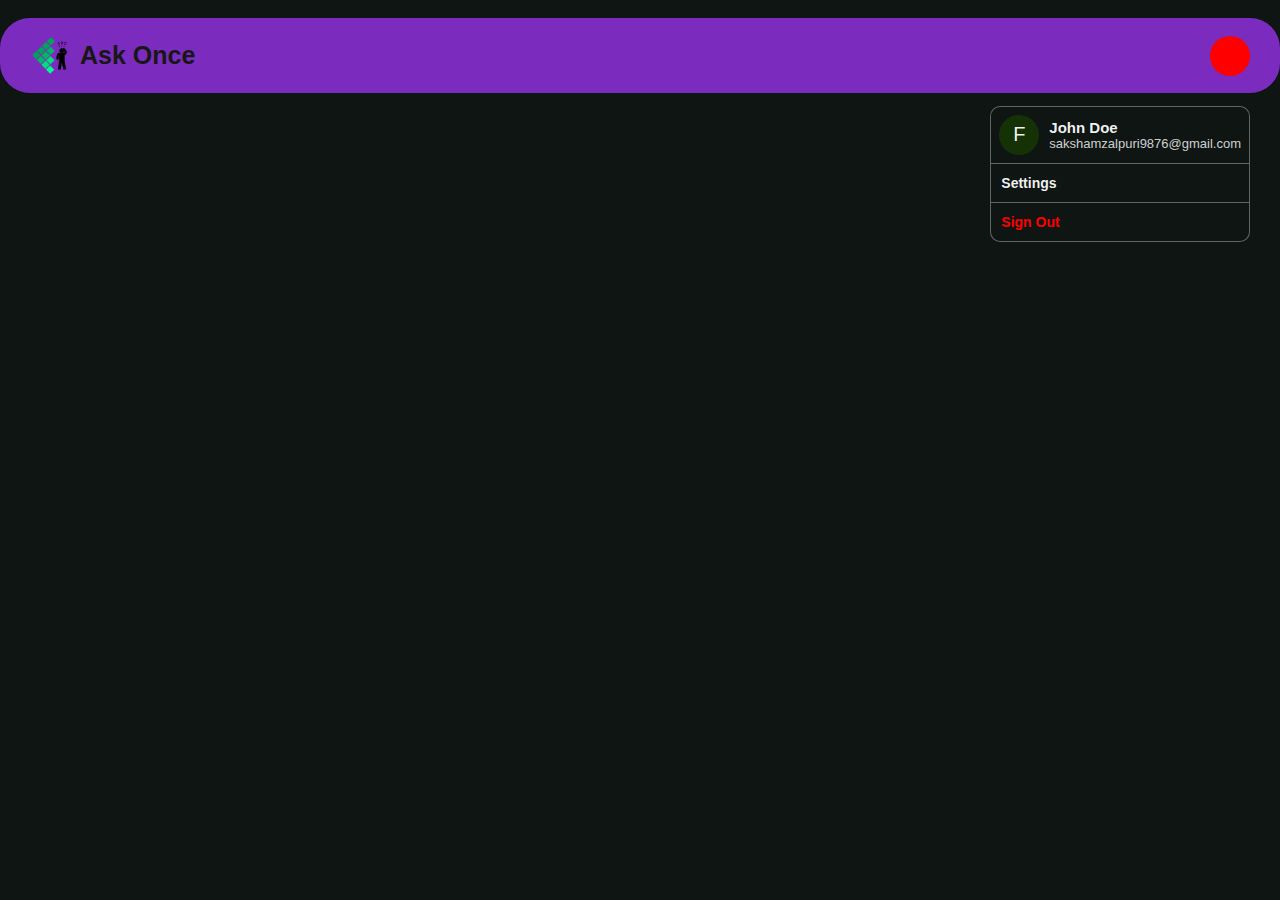
<file: frontend/index.html>
<!DOCTYPE html>
<html lang="en">
  <head>
    <meta charset="UTF-8" />
    <title>Ask Once</title>
    <link rel="stylesheet" href="/frontend/style/index.css" />
  </head>
  <body>
    <header>
      <nav class="navbar">
        <div class="logo">
          <a href="">
            <img
              src="/frontend/assets/images/Ask_once__1_-removebg-preview.png"
              alt="Ask Once Logo"
            />
            <span>Ask Once</span>
          </a>
        </div>

        <div class="nav-links-container">
          <div class="toggle-apps">
            <div class="user-info-overlay-toogle">
              <div class="info-side">
                <div class="avatar-logo">
                  <p class="avatar-initial">F</p>
                </div>
                <div class="user-details">
                  <h3 class="user-name">John Doe</h3>
                  <p class="user-email">sakshamzalpuri9876@gmail.com</p>
                </div>
              </div>
              <div class="sett-log">
                <div class="toggle-settings-container">
                  <a href="#" class="toggle-settings">Settings</a>
                </div>
                <div class="toggle-logout-container">
                  <a href="#" class="toggle-logout">Sign Out</a>
                </div>
              </div>
            </div>
          </div>
        </div>
      </nav>
    </header>

    <script src="/frontend/script/script.js" defer></script>
  </body>
</html>
</file>
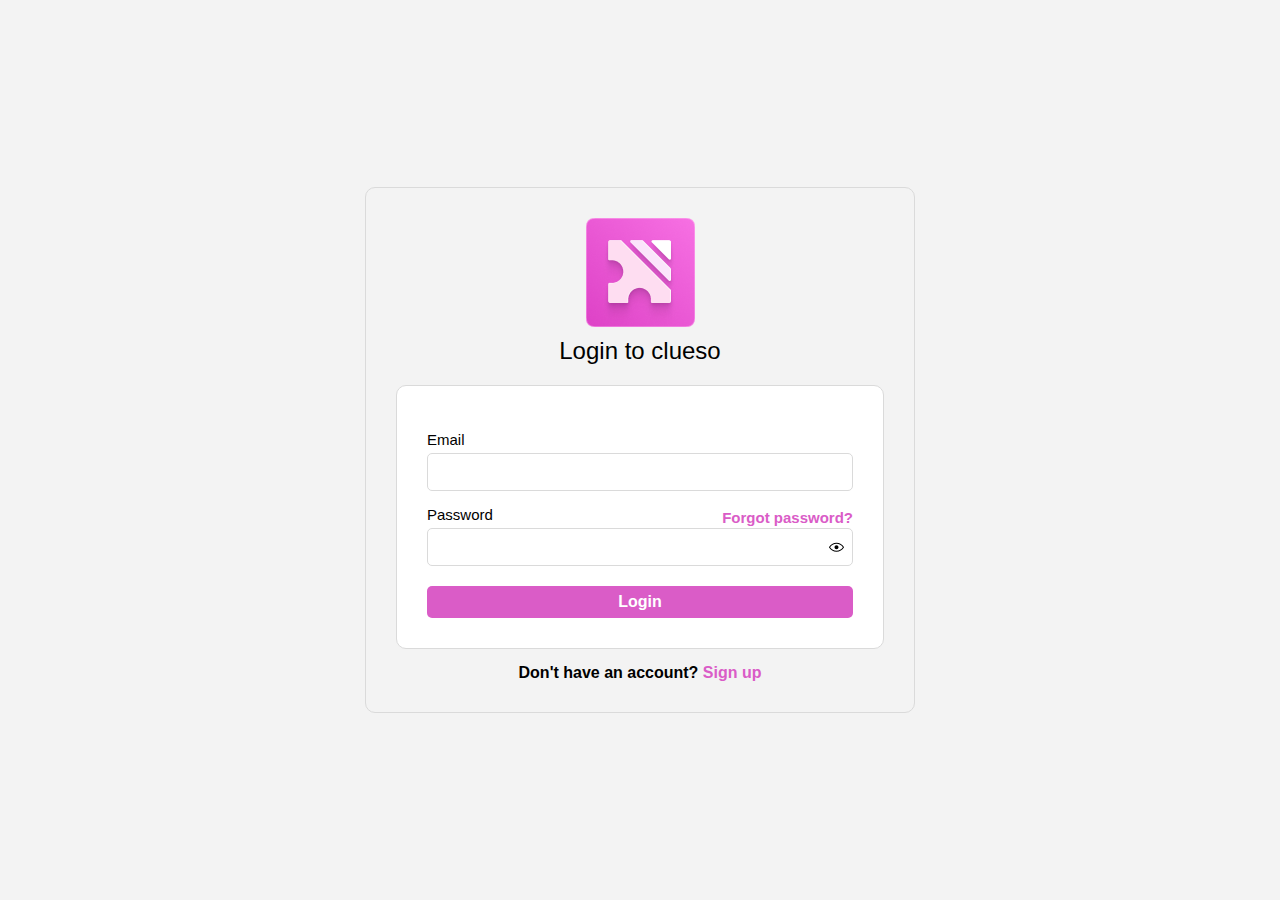
<file: login.html>
<!DOCTYPE html>
<html lang="en">
<head>
    <meta charset="UTF-8">
    <meta name="viewport" content="width=device-width, initial-scale=1.0">
    <title>Document</title>
    <link rel="stylesheet" href="style/auth.css">
</head>
<body>
   <section class="signup-form-container">
      <form action="#" method="post" id="loginForm">
        <div class="form-top">
            <img src="e44306f6-f323-4d22-a673-2f0d54e096ec_c89b257e-e14d-465c-becc-35d8483114e5.png" alt="">
            <h2>Login to clueso</h2>
        </div>
        <div class="form-cred">
          <div class="info-fields">
            <div class="em-pass">
              <div class="email">
                <label for="">Email</label>
                <input name="email" id="loginMail" type="email" required />
              </div>
              <div class="pass">
                 <div class="forg-pass">
                    <label for="">Password</label>
                    <a href="#">Forgot password?</a>
                </div>
                <div class="input-eye">
                    <input name="password" type="password" id="loginPassword" required />
                  <button type="button" class="eye" id="eye">
                    <svg
                      viewBox="0 0 15 15"
                      fill="none"
                      xmlns="http://www.w3.org/2000/svg"
                      style="width: 0.9375rem; height: 0.9375rem"
                    >
                      <path
                        d="M7.5 11C4.80285 11 2.52952 9.62184 1.09622 7.50001C2.52952 5.37816 4.80285 4 7.5 4C10.1971 4 12.4705 5.37816 13.9038 7.50001C12.4705 9.62183 10.1971 11 7.5 11ZM7.5 3C4.30786 3 1.65639 4.70638 0.0760002 7.23501C-0.0253338 7.39715 -0.0253334 7.60288 0.0760014 7.76501C1.65639 10.2936 4.30786 12 7.5 12C10.6921 12 13.3436 10.2936 14.924 7.76501C15.0253 7.60288 15.0253 7.39715 14.924 7.23501C13.3436 4.70638 10.6921 3 7.5 3ZM7.5 9.5C8.60457 9.5 9.5 8.60457 9.5 7.5C9.5 6.39543 8.60457 5.5 7.5 5.5C6.39543 5.5 5.5 6.39543 5.5 7.5C5.5 8.60457 6.39543 9.5 7.5 9.5Z"
                        fill="currentColor"
                        fill-rule="evenodd"
                        clip-rule="evenodd"
                      ></path>
                    </svg>
                  </button>
                </div>
              </div>
            </div>
            <button class="log-btn" type="submit" id="loginBtn">Login</button>
          </div>
        </div>
        <p class="login-route">Don't have an account? <a href="signup.html">Sign up</a></p>
      </form>
    </section>
    <script src="script/script.js" defer></script>
</body>
</html>
</file>
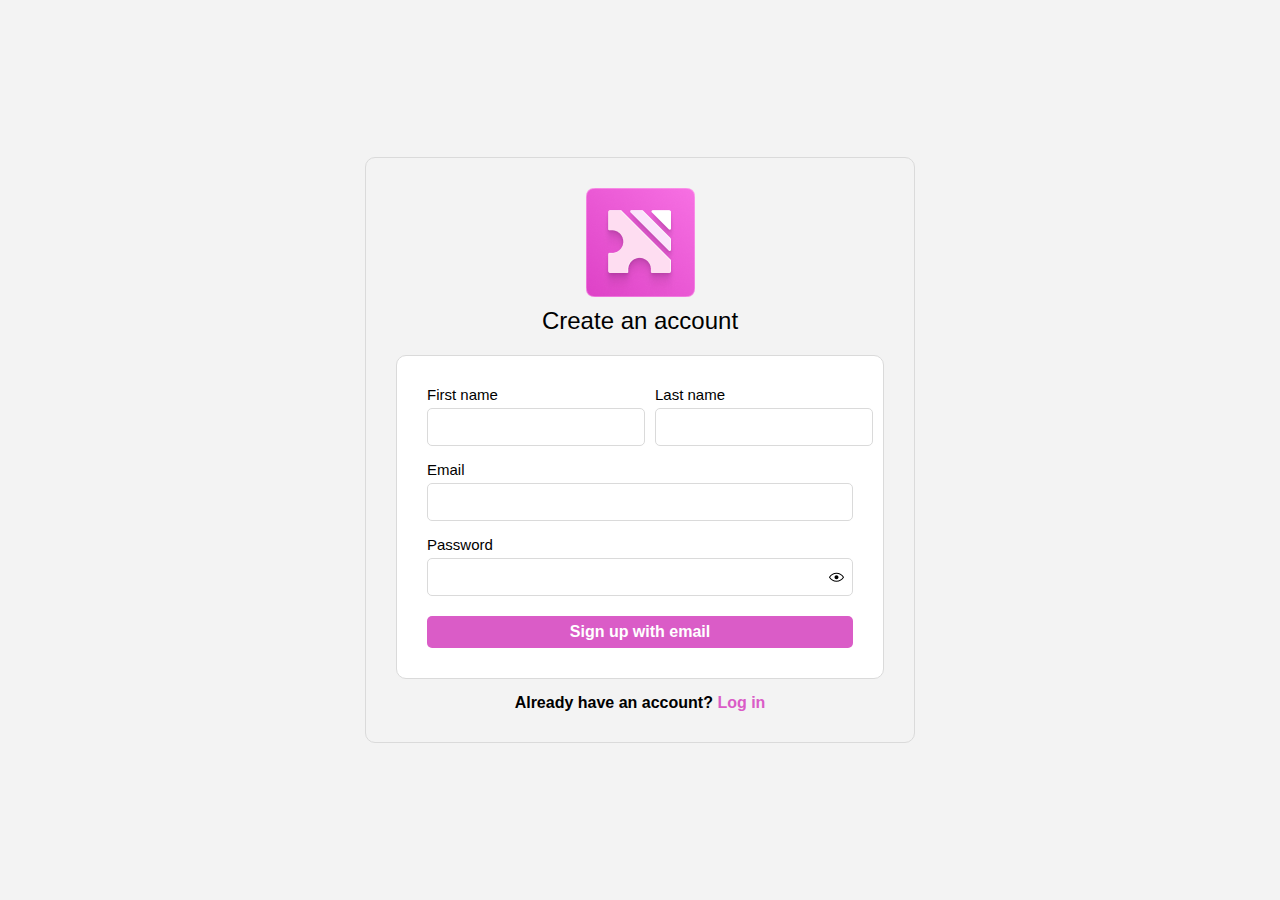
<file: signup.html>
<!DOCTYPE html>
<html lang="en">
  <head>
    <meta charset="UTF-8" />
    <meta name="viewport" content="width=device-width, initial-scale=1.0" />
    <title>Document</title>
    <link rel="stylesheet" href="style/auth.css" />
  </head>
  <body>
    <section class="signup-form-container">
      <form action="#" method="post" id="signupForm">
        <div class="form-top">
          <img
            src="e44306f6-f323-4d22-a673-2f0d54e096ec_c89b257e-e14d-465c-becc-35d8483114e5.png"
            alt=""
          />
          <h2>Create an account</h2>
        </div>
        <div class="form-cred">
          <div class="info-fields">
            <div class="name">
              <div class="first-name">
                <label for="">First name</label>
                <input name="firstName" type="text" required />
              </div>
              <div class="last-name">
                <label for="">Last name</label>
                <input name="lastName" type="text" required />
              </div>
            </div>
            <div class="em-pass">
              <div class="email">
                <label for="">Email</label>
                <input name="email" id="signupMail" type="email" required />
              </div>
              <div class="pass">
                <label for="">Password</label>
                <div class="input-eye">
                  <input name="password" type="password" id="signupPassword" required />
                  <button type="button" class="eye" id="eye">
                    <svg
                      viewBox="0 0 15 15"
                      fill="none"
                      xmlns="http://www.w3.org/2000/svg"
                      style="width: 0.9375rem; height: 0.9375rem"
                    >
                      <path
                        d="M7.5 11C4.80285 11 2.52952 9.62184 1.09622 7.50001C2.52952 5.37816 4.80285 4 7.5 4C10.1971 4 12.4705 5.37816 13.9038 7.50001C12.4705 9.62183 10.1971 11 7.5 11ZM7.5 3C4.30786 3 1.65639 4.70638 0.0760002 7.23501C-0.0253338 7.39715 -0.0253334 7.60288 0.0760014 7.76501C1.65639 10.2936 4.30786 12 7.5 12C10.6921 12 13.3436 10.2936 14.924 7.76501C15.0253 7.60288 15.0253 7.39715 14.924 7.23501C13.3436 4.70638 10.6921 3 7.5 3ZM7.5 9.5C8.60457 9.5 9.5 8.60457 9.5 7.5C9.5 6.39543 8.60457 5.5 7.5 5.5C6.39543 5.5 5.5 6.39543 5.5 7.5C5.5 8.60457 6.39543 9.5 7.5 9.5Z"
                        fill="currentColor"
                        fill-rule="evenodd"
                        clip-rule="evenodd"
                      ></path>
                    </svg>
                  </button>
                </div>
              </div>
            </div>
            <button class="sgn-btn" type="submit" id="sgnUp" >
              Sign up with email
            </button>
          </div>
        </div>
        <p class="login-route">
          Already have an account? <a href="login.html">Log in</a>
        </p>
      </form>
    </section>
    <script src="script/script.js" defer></script>
  </body>
</html>
</file>
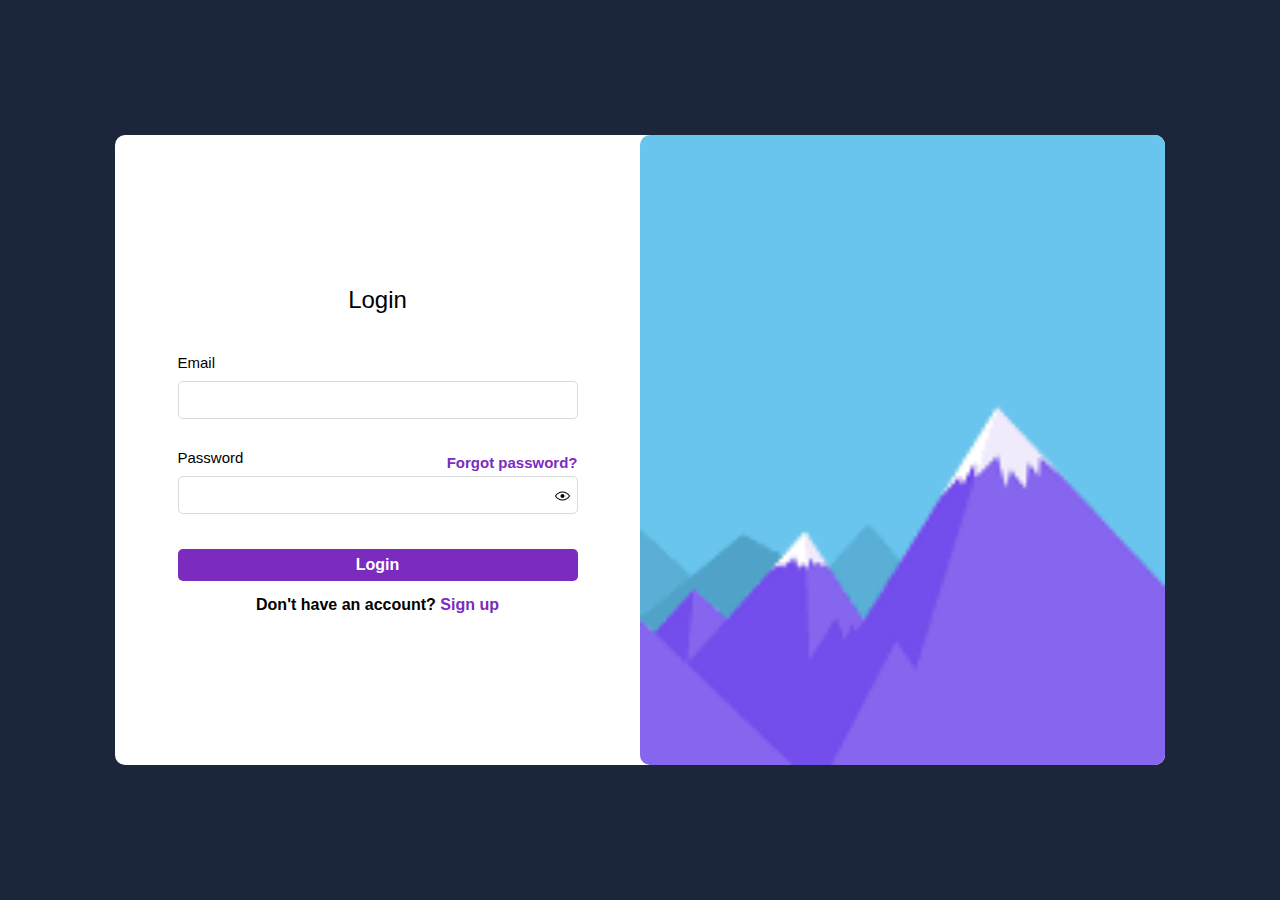
<file: frontend/login.html>
<!DOCTYPE html>
<html lang="en">
<head>
    <meta charset="UTF-8">
    <meta name="viewport" content="width=device-width, initial-scale=1.0">
    <title>Document</title>
    <link rel="stylesheet" href="/frontend/style/auth.css">
</head>
<body>
   <section class="signup-form-container">
      <form action="#" method="post" id="loginForm">
        <div class="form-cred">
          <div class="form-top">
              <h2>Login</h2>
          </div>
          <div class="info-fields">
            <div class="em-pass">
              <div class="email">
                <label for="">Email</label>
                <input name="email" id="loginMail" type="email" required />
              </div>
              <div class="pass">
                 <div class="forg-pass">
                    <label for="">Password</label>
                    <a href="#">Forgot password?</a>
                </div>
                <div class="input-eye">
                    <input name="password" type="password" id="loginPassword" required />
                  <button type="button" class="eye" id="eye">
                    <svg
                      viewBox="0 0 15 15"
                      fill="none"
                      xmlns="http://www.w3.org/2000/svg"
                      style="width: 0.9375rem; height: 0.9375rem"
                    >
                      <path
                        d="M7.5 11C4.80285 11 2.52952 9.62184 1.09622 7.50001C2.52952 5.37816 4.80285 4 7.5 4C10.1971 4 12.4705 5.37816 13.9038 7.50001C12.4705 9.62183 10.1971 11 7.5 11ZM7.5 3C4.30786 3 1.65639 4.70638 0.0760002 7.23501C-0.0253338 7.39715 -0.0253334 7.60288 0.0760014 7.76501C1.65639 10.2936 4.30786 12 7.5 12C10.6921 12 13.3436 10.2936 14.924 7.76501C15.0253 7.60288 15.0253 7.39715 14.924 7.23501C13.3436 4.70638 10.6921 3 7.5 3ZM7.5 9.5C8.60457 9.5 9.5 8.60457 9.5 7.5C9.5 6.39543 8.60457 5.5 7.5 5.5C6.39543 5.5 5.5 6.39543 5.5 7.5C5.5 8.60457 6.39543 9.5 7.5 9.5Z"
                        fill="currentColor"
                        fill-rule="evenodd"
                        clip-rule="evenodd"
                      ></path>
                    </svg>
                  </button>
                </div>
              </div>
            </div>
            <button class="log-btn" type="submit" id="loginBtn">Login</button>
          </div>
          <p class="login-route">Don't have an account? <a href="/frontend/signup.html">Sign up</a></p>
        </div>
      </form>
      <div class="right-side">
        <img src="/frontend/assets/images/download.png" alt="Login Illustration">
      </div>
    </section>
    <script src="/frontend/script/script.js" defer></script>
</body>
</html>
</file>
<file: frontend/style/index.css>
*{
    margin: 0;
    padding: 0;
    box-sizing: border-box;
}

@import url('https://fonts.googleapis.com/css2?family=Bebas+Neue&display=swap');

body{
    font-family: "Bebas Neue", sans-serif;
    background-color: #0E1513;
}

header{
    margin: 2vh 0;
}

.navbar{
    width: 100%;
    max-width: 1400px;
    padding: 15px 30px;
    background-color: #7b2cbf;
    border-radius: 30px;
    display: flex;
    align-items: center;
    justify-content: space-between;
    margin: 0 auto;
}


.logo a {
    display: flex;
    align-items: center;
    justify-content: center;
    gap: 5px;
    text-decoration:none;
}
.logo span{
    font-size: 25px;
    font-weight: 600;
    color: #171717;
}

.logo img{
    width: 45px;
    height: 45px;
}

/* Nav right */

.nav-links-container{
    display: flex;
    align-items: center;
    gap: 15px;
}
.nav-links a{
    text-decoration: none;
    color: #171717;
    font-size: 13px;
    font-weight: 600;
    padding: 8px 10px;
    border-radius: 7px;
    border: 1px solid #bebcbc;
    background-color: #fdf0d5;
    color: #171717;
}

.toggle-apps{
    width: 40px;
    height: 40px;
    display: flex;
    align-items: center;
    justify-content: center;
    cursor: pointer;
    background-color: red;
    border-radius: 50%;
    position: relative;
}

.toggle-apps img{
    width: 100%;
    height: 100%;
}

/*  */

.user-info-overlay-toogle{
    display: flex;
    align-items: center;
    justify-content: center;
    flex-direction: column;
    background-color: #0E1513;
    border-radius:10px;
    border:1px solid #bebcbc7c;
    position: absolute;
    top: 70px;
    right: 0;
    cursor: default; 
}

.info-side{
    display: flex;
    align-items: center;
    gap: 10px;
    border-bottom:1px solid #bebcbc7c;
    padding: 8px;
    width: 100%;
}
.avatar-logo{
    width: 40px;
    height: 40px;
    background-color: #153206;
    display: flex;
    align-items: center;
    justify-content: center;
    font-size: 20px;
    color: #ffffffef;
    border-radius: 50%;
}
.user-name{
    font-size: 15px;
    font-weight: 600;
    color: #ffffffef;
}
.user-email{
    font-size: 13px;
    color: #ffffffce;
}

.sett-log{
    display: flex;
    flex-direction: column;
    justify-content: center;
    width: 100%;
}
.toggle-settings-container{
    padding: 10px;
    border-bottom:1px solid #bebcbc7c;
    transition: all 0.2s ease-in-out;
}
.toggle-logout-container{
    padding: 10px;
    transition: all 0.2s ease-in-out;
}
.toggle-settings,.toggle-logout{
    text-decoration: none;
    font-size: 14px;
    font-weight: 600;
}
.toggle-settings{
    color: #ffffffef;
    cursor: default; 
    border-radius: 8px;
}
.toggle-logout{
    color: red;
    cursor: default; 
}
.toggle-settings-container:hover {
    background-color: #7b2cbf;
    color: #bebcbc;
    border-radius: 10px;
}
.toggle-logout-container:hover{
    background-color: #7b2cbf;
    color: #bebcbc;
    border-radius: 10px;
}
.toggle-logout-container:hover .toggle-logout{
    color: #bebcbc;
}
</file>
<file: style/auth.css>
* {
    margin: 0;
    padding: 0;
    box-sizing: border-box;
}

body {
    background: #F3F3F3;
    font-family: 'Segoe UI', Tahoma, Geneva, Verdana, sans-serif;
    display: flex;
    justify-content: center;
    align-items: center;
    height: 100vh;
}

.form-cred {
    background: #FFFFFF;
    border-radius: 10px;
    border: 1px solid #DADADA;
    padding: 30px;
}
.signup-form-container {
    border-radius: 10px;
    border: 1px solid #DADADA;
    padding: 30px;
    width: 100%;
    max-width: 550px;
    margin: 0 auto; 
}
.signup-form-container input:focus {
    outline: none;
    border: 2px solid #DA5CC7;
}
.form-top{
    display: flex;
    flex-direction: column;
    align-items: center;
    gap: 10px;
    margin-bottom: 20px;
}
.form-top img{
    width: 100%;
    max-width: fit-content;
}
.form-top h2{
    font-weight: 500;
}
.info-fields label {
    font-size: 15px;
    margin-bottom: 5px;
    font-weight: 500;
}
.info-fields input{
    font-weight: 550;
}

.name {
    display: flex;
    gap: 10px;
}

.name input {
    padding: 10px;
    border: 1px solid #DADADA;
    border-radius: 5px;
    font-size: 14px;
}
.first-name,
.last-name {
    display: flex;
    flex-direction: column;
    width: 100%;
}
.em-pass {
    margin-top: 15px;
}
.em-pass input{
    padding: 10px;
    border: 1px solid #DADADA;
    border-radius: 5px;
    font-size: 14px;
    flex: 1;
}
.forg-pass{
    display: flex;
    justify-content: space-between;
    align-items: center;
}
.forg-pass a{
    font-size: 15px;
    text-decoration: none;
    color: #DA5CC7;
    font-weight: 600;
}
.input-eye{
    display: flex;
    position: relative;
}

.input-eye .eye{
    border: none;
    background: none;
    position: absolute;
    top: 50%;
    right: 2%;
    transform: translate(0, -40%);
    cursor: pointer;
}
.email{
    display: flex;
    flex-direction: column;
    margin-top: 15px;
}
.pass{
    display: flex;
    flex-direction: column;
    margin-top: 15px;
}
.sgn-btn{
    width: 100%;
    padding: 7px 0  ;
    background: #DA5CC7;
    border: none;
    border-radius: 5px;
    color: #fff;
    font-size: 16px;
    font-weight: 600;
    cursor: pointer;
    margin-top: 20px;
}
.log-btn{
    width: 100%;
    padding: 7px 0  ;
    background: #DA5CC7;
    border: none;
    border-radius: 5px;
    color: #fff;
    font-size: 16px;
    font-weight: 600;
    cursor: pointer;
    margin-top: 20px;
}
.login-route {
    text-align: center;
    font-size: 14px;
    margin-top: 15px;
    font-size: 16px;
    font-weight: 600;
}
.login-route a {
    color: #DA5CC7;
    text-decoration: none;
}
</file>
<file: frontend/style/auth.css>
* {
    margin: 0;
    padding: 0;
    box-sizing: border-box;
}

body {
    background-color: #1b263b;
    font-family: 'Segoe UI', Tahoma, Geneva, Verdana, sans-serif;
    display: flex;
    justify-content: center;
    align-items: center;
    height: 100vh;
}

.signup-form-container {
    border-radius: 10px;
    width: 100%;
    max-width: 1050px;
    height: 70%;
    margin: 0 auto; 
    display: flex;
    background: #FFFFFF;
}
#signupForm{
    width: 100%;
    display: flex;
    align-items: center;
    justify-content: center;
}
#loginForm{
    width: 100%;
    display: flex;
    align-items: center;        
    justify-content: center;
}
#loginForm .form-cred{
    width: 100%;
    max-width: 400px;
}
.right-side{
    width: 100%;
    display: flex;
    justify-content: center;
    align-items: center;
    border-radius: inherit;
}
.right-side img{
    width: 100%;
    height: 100%;
    object-fit: cover;
    border-radius: inherit;
}
.signup-form-container input:focus {
    outline: none;
    border: 2px solid #7b2cbf;
}
.form-cred {
    border-radius: 10px;
}
.form-top{
    display: flex;
    flex-direction: column;
    align-items: center;
    gap: 10px;
    margin-bottom: 20px;
}
.form-top img{
    width: 100%;
    max-width: fit-content;
}
.form-top h2{
    font-weight: 500;
    margin-bottom: 20px;
}
.info-fields label {
    font-size: 15px;
    margin-bottom: 10px;
    font-weight: 500;
}
.info-fields input{
    font-weight: 550;
    margin-bottom: 15px;
}

.name {
    display: flex;
    gap: 10px;
}

.name input {
    padding: 10px;
    border: 1px solid #DADADA;
    border-radius: 5px;
    font-size: 14px;
}
.first-name,
.last-name {
    display: flex;
    flex-direction: column;
    width: 100%;
}
.em-pass {
    margin-top: 15px;
}
.em-pass input{
    padding: 10px;
    border: 1px solid #DADADA;
    border-radius: 5px;
    font-size: 14px;
    flex: 1;
}
.forg-pass{
    display: flex;
    justify-content: space-between;
    align-items: center;
}
.forg-pass a{
    font-size: 15px;
    text-decoration: none;
    color: #7b2cbf;
    font-weight: 600;
}
.input-eye{
    display: flex;
    position: relative;
}

.input-eye .eye{
    border: none;
    background: none;
    position: absolute;
    top: 50%;
    right: 2%;
    transform: translate(0, -80%);
    cursor: pointer;
}
.email{
    display: flex;
    flex-direction: column;
    margin-top: 15px;
}
.pass{
    display: flex;
    flex-direction: column;
    margin-top: 15px;
}
.sgn-btn{
    width: 100%;
    padding: 7px 0  ;
    background: #7b2cbf;
    border: none;
    border-radius: 5px;
    color: #fff;
    font-size: 16px;
    font-weight: 600;
    cursor: pointer;
    margin-top: 20px;
}
.log-btn{
    width: 100%;
    padding: 7px 0  ;
    background: #7b2cbf;
    border: none;
    border-radius: 5px;
    color: #fff;
    font-size: 16px;
    font-weight: 600;
    cursor: pointer;
    margin-top: 20px;
}
.login-route {
    text-align: center;
    font-size: 14px;
    margin-top: 15px;
    font-size: 16px;
    font-weight: 600;
}
.login-route a {
    color: #7b2cbf;
    text-decoration: none;
}


/* 
 */
</file>
